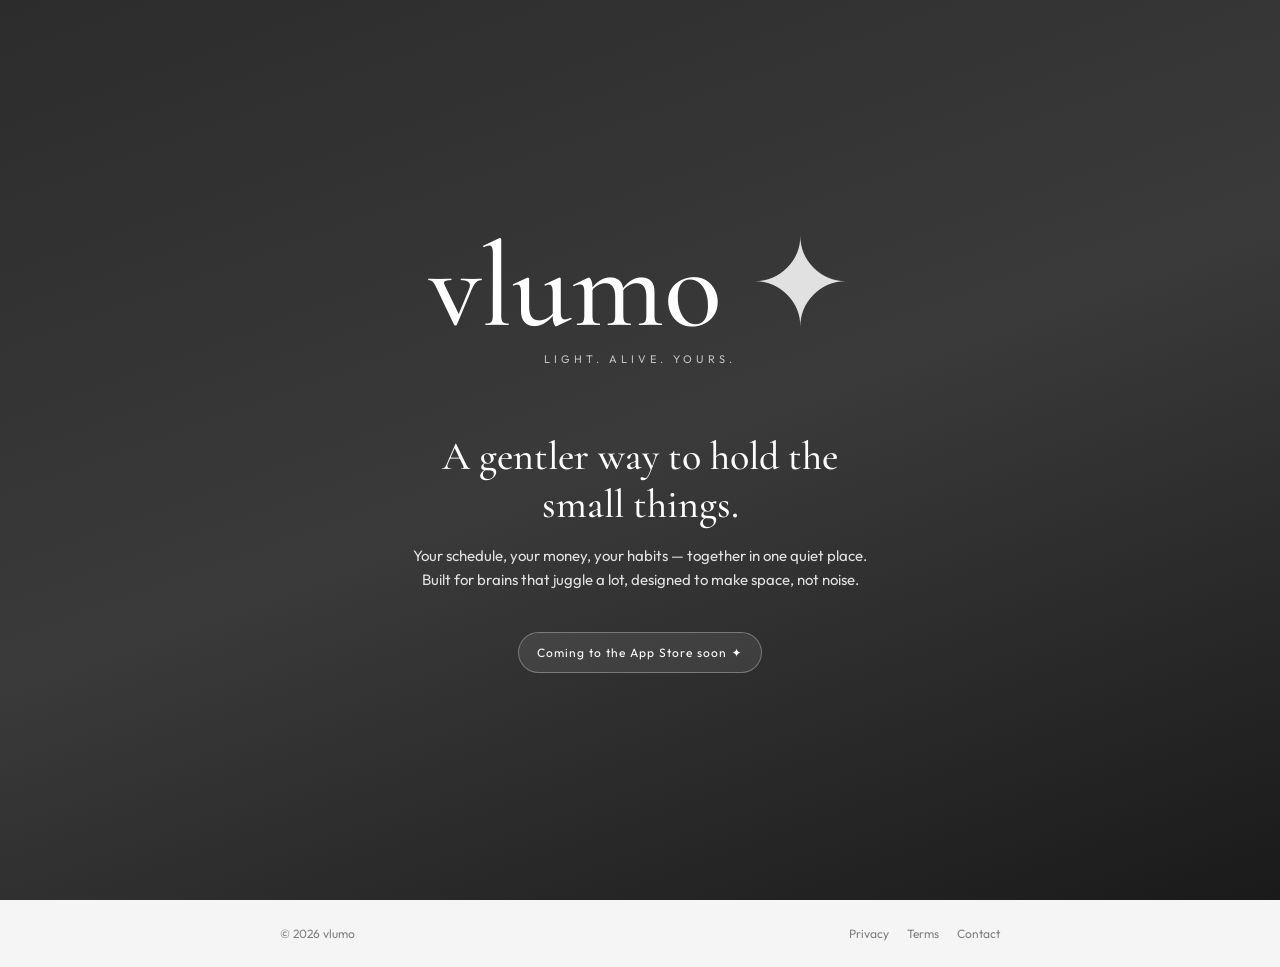
<file: index.html>
<!DOCTYPE html>
<html lang="en">
<head>
  <meta charset="UTF-8" />
  <meta name="viewport" content="width=device-width, initial-scale=1, viewport-fit=cover" />
  <title>vlumo · Light. Alive. Yours.</title>
  <meta name="description" content="A gentler way to hold the small things — schedule, budget, debts, savings, hydration. Built for ADHD brains, made beautiful." />
  <link rel="preconnect" href="https://fonts.googleapis.com" />
  <link rel="preconnect" href="https://fonts.gstatic.com" crossorigin />
  <link href="https://fonts.googleapis.com/css2?family=Cormorant+Garamond:wght@400;500;600;700&family=Outfit:wght@300;400;500;600;700&display=swap" rel="stylesheet" />
  <link rel="stylesheet" href="/styles.css" />
</head>
<body>
  <main class="hero">
    <div class="hero-inner">
      <div class="brand">
        <h1>vlumo <span class="sparkle">✦</span></h1>
        <p class="tagline">light. alive. yours.</p>
      </div>

      <div class="copy">
        <h2>A gentler way to hold the small things.</h2>
        <p>
          Your schedule, your money, your habits — together in one quiet place. Built for brains that
          juggle a lot, designed to make space, not noise.
        </p>
      </div>

      <div class="cta">
        <p class="coming-soon">Coming to the App Store soon ✦</p>
      </div>
    </div>
  </main>

  <footer>
    <div class="footer-inner">
      <div>&copy; 2026 vlumo</div>
      <nav>
        <a href="/privacy.html">Privacy</a>
        <a href="/terms.html">Terms</a>
        <a href="mailto:support@vlumo.io">Contact</a>
      </nav>
    </div>
  </footer>
</body>
</html>
</file>
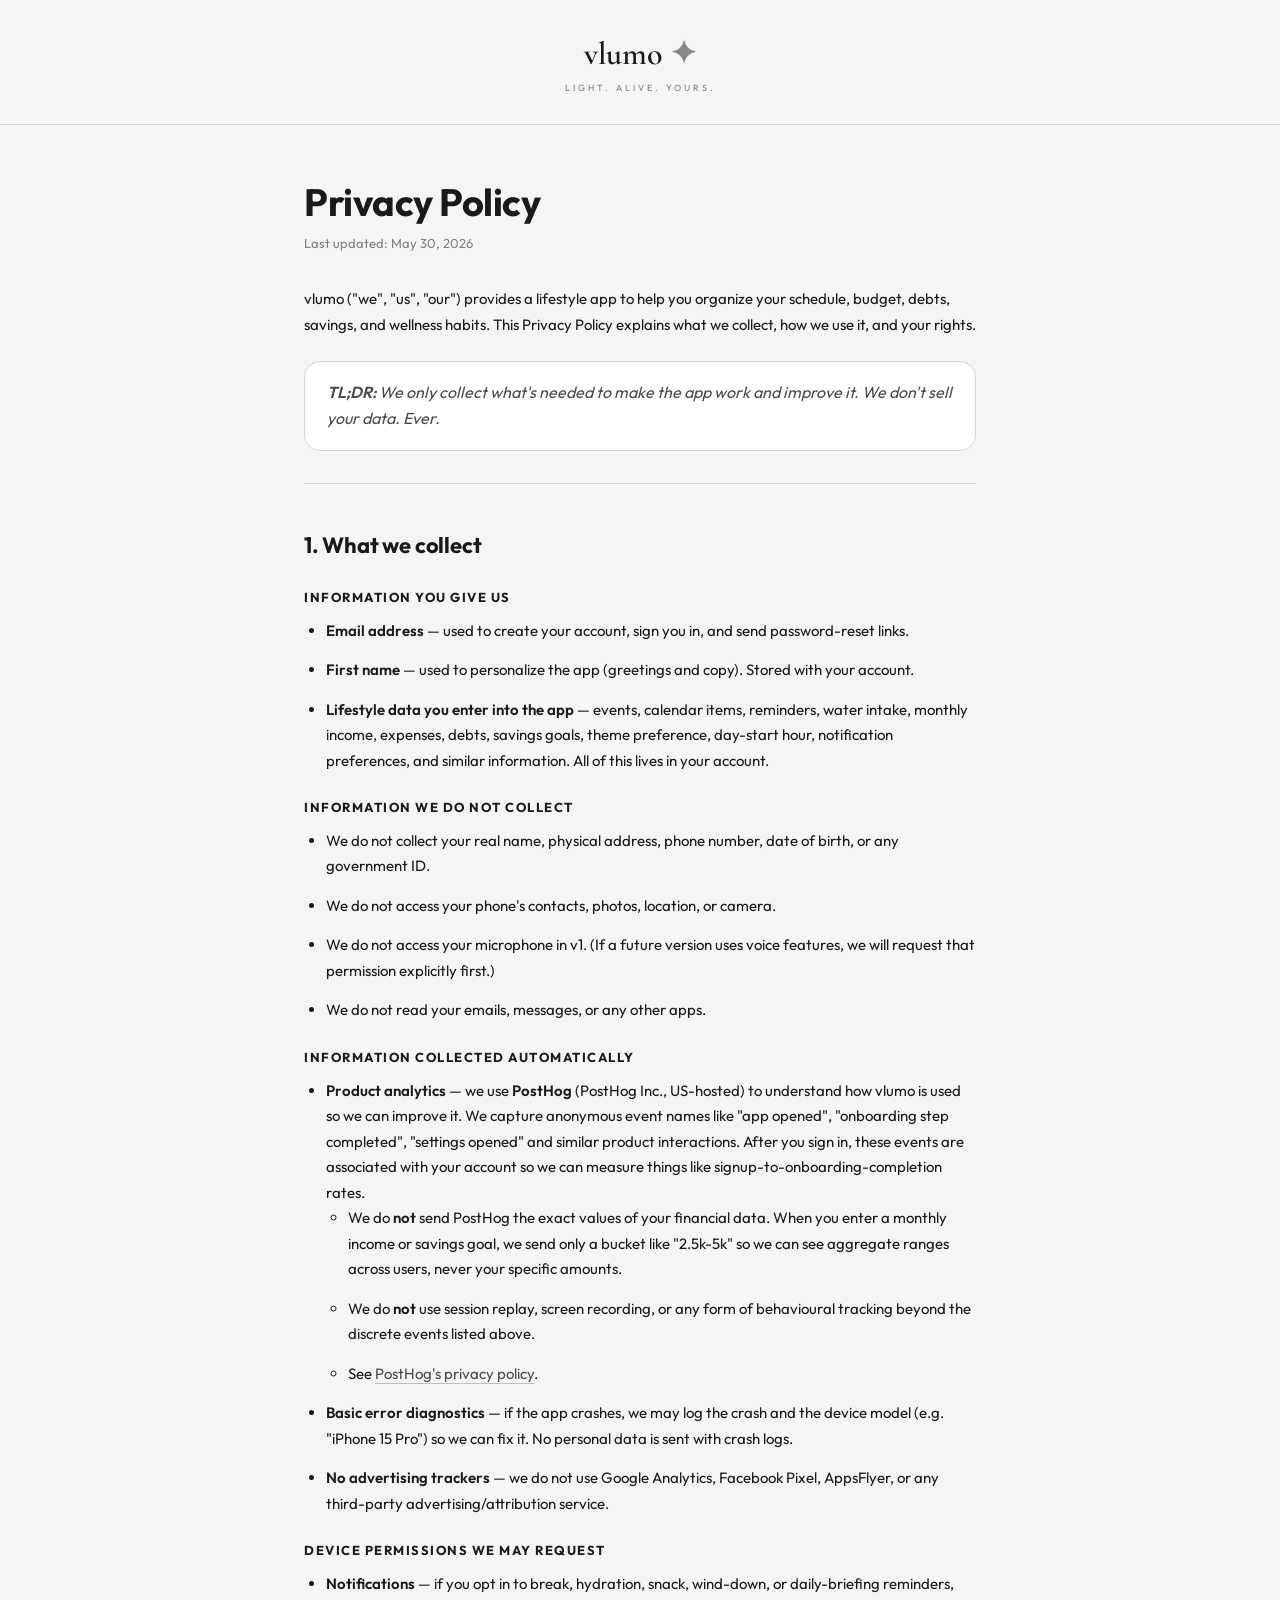
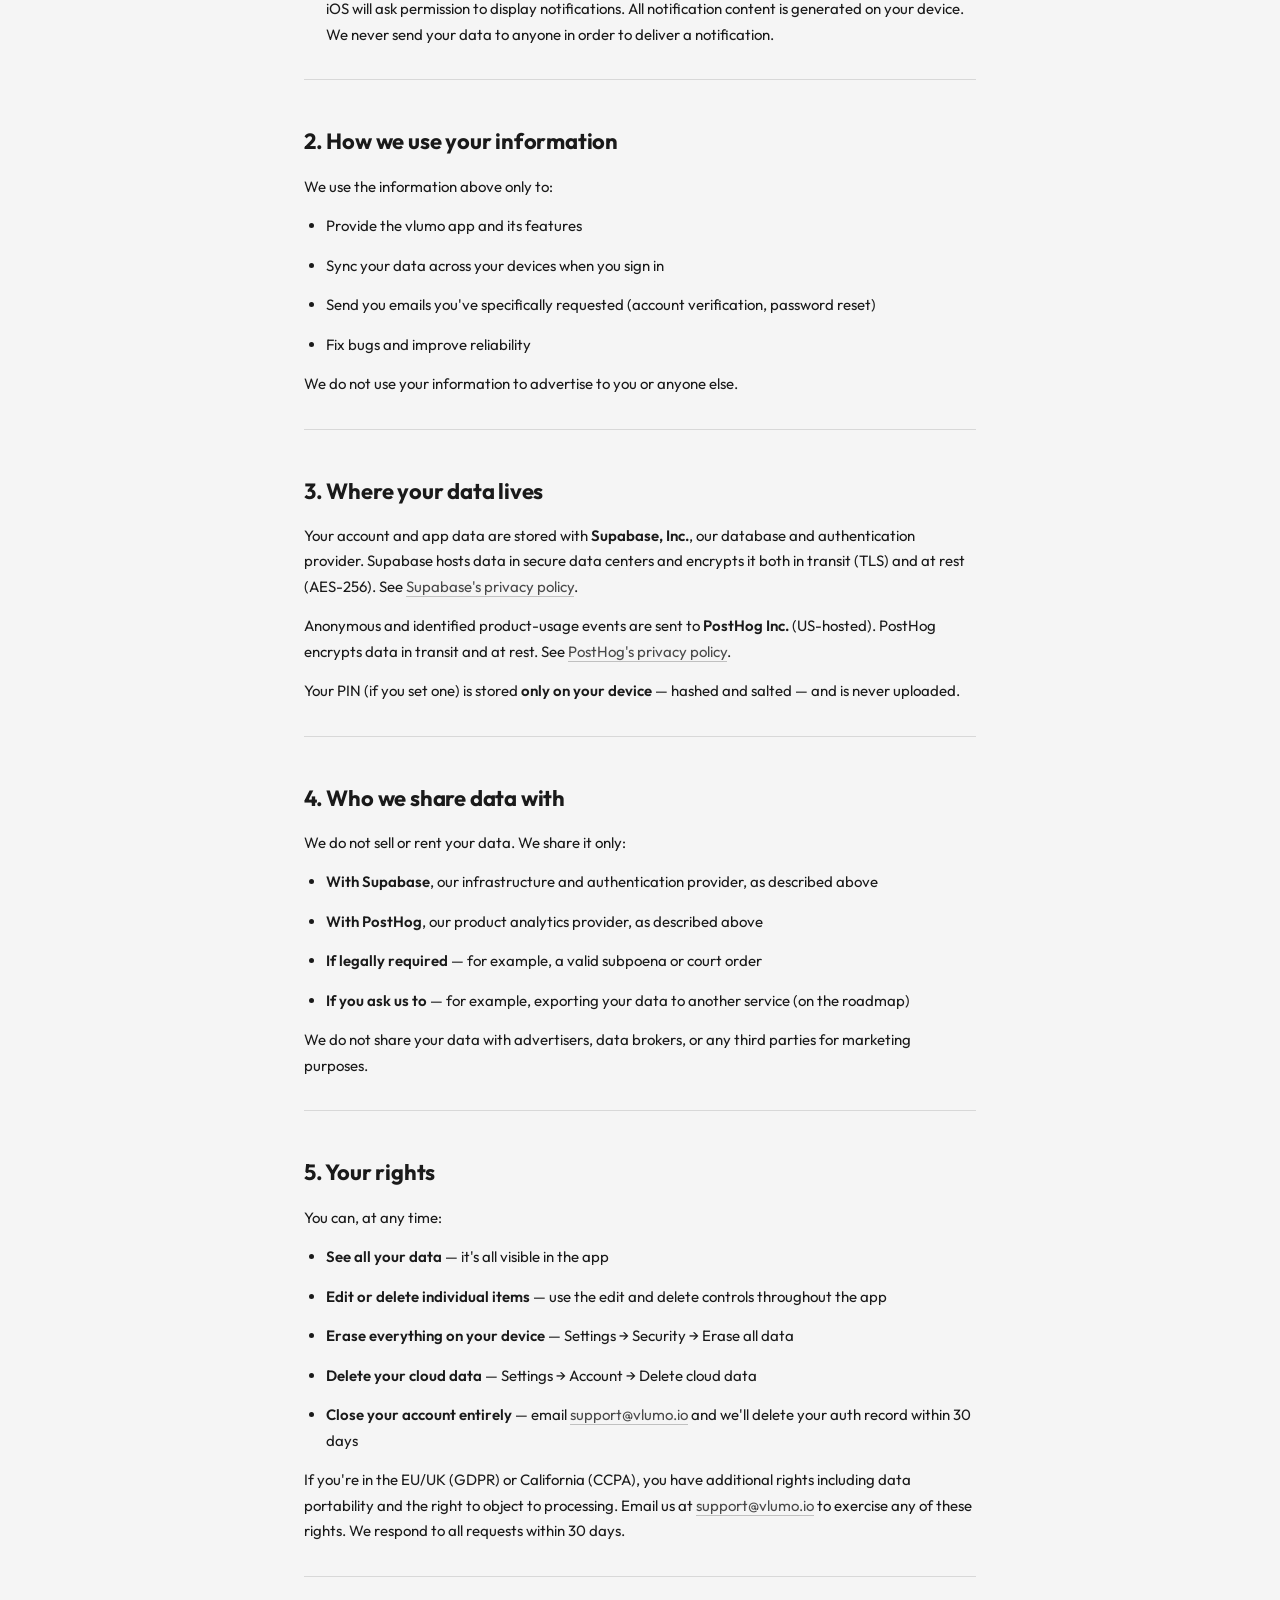
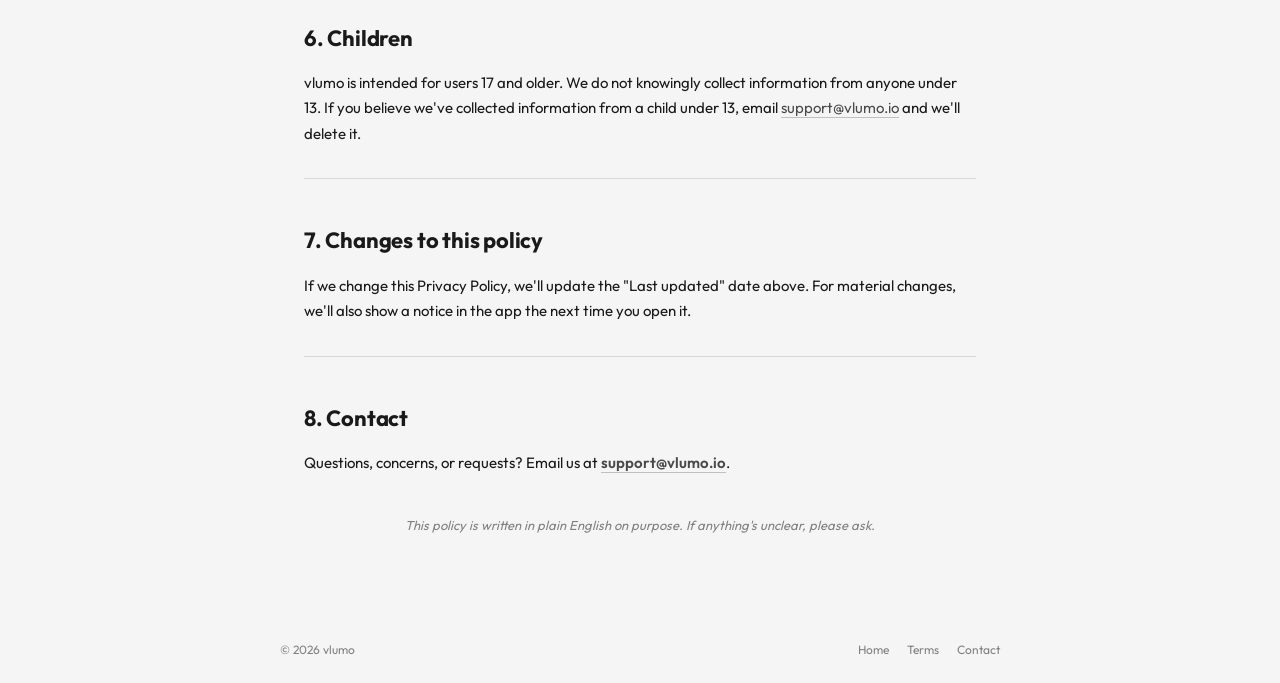
<file: privacy.html>
<!DOCTYPE html>
<html lang="en">
<head>
  <meta charset="UTF-8" />
  <meta name="viewport" content="width=device-width, initial-scale=1, viewport-fit=cover" />
  <title>Privacy Policy · vlumo</title>
  <meta name="description" content="vlumo Privacy Policy. We collect only what we need to make the app work. We never sell your data." />
  <link rel="preconnect" href="https://fonts.googleapis.com" />
  <link rel="preconnect" href="https://fonts.gstatic.com" crossorigin />
  <link href="https://fonts.googleapis.com/css2?family=Cormorant+Garamond:wght@400;500;600;700&family=Outfit:wght@300;400;500;600;700&display=swap" rel="stylesheet" />
  <link rel="stylesheet" href="/styles.css" />
</head>
<body class="legal-page">
  <header class="legal-header">
    <h1><a href="/">vlumo <span style="color:#888;">✦</span></a></h1>
    <p class="tagline">light. alive. yours.</p>
  </header>

  <main class="legal-content">
    <h1>Privacy Policy</h1>
    <p class="updated">Last updated: May 30, 2026</p>

    <p>vlumo ("we", "us", "our") provides a lifestyle app to help you organize your schedule, budget, debts, savings, and wellness habits. This Privacy Policy explains what we collect, how we use it, and your rights.</p>

    <div class="tldr"><strong>TL;DR:</strong> We only collect what's needed to make the app work and improve it. We don't sell your data. Ever.</div>

    <hr />

    <h2>1. What we collect</h2>

    <h3>Information you give us</h3>
    <ul>
      <li><strong>Email address</strong> — used to create your account, sign you in, and send password-reset links.</li>
      <li><strong>First name</strong> — used to personalize the app (greetings and copy). Stored with your account.</li>
      <li><strong>Lifestyle data you enter into the app</strong> — events, calendar items, reminders, water intake, monthly income, expenses, debts, savings goals, theme preference, day-start hour, notification preferences, and similar information. All of this lives in your account.</li>
    </ul>

    <h3>Information we do NOT collect</h3>
    <ul>
      <li>We do not collect your real name, physical address, phone number, date of birth, or any government ID.</li>
      <li>We do not access your phone's contacts, photos, location, or camera.</li>
      <li>We do not access your microphone in v1. (If a future version uses voice features, we will request that permission explicitly first.)</li>
      <li>We do not read your emails, messages, or any other apps.</li>
    </ul>

    <h3>Information collected automatically</h3>
    <ul>
      <li><strong>Product analytics</strong> — we use <strong>PostHog</strong> (PostHog Inc., US-hosted) to understand how vlumo is used so we can improve it. We capture anonymous event names like "app opened", "onboarding step completed", "settings opened" and similar product interactions. After you sign in, these events are associated with your account so we can measure things like signup-to-onboarding-completion rates.
        <ul>
          <li>We do <strong>not</strong> send PostHog the exact values of your financial data. When you enter a monthly income or savings goal, we send only a bucket like "2.5k-5k" so we can see aggregate ranges across users, never your specific amounts.</li>
          <li>We do <strong>not</strong> use session replay, screen recording, or any form of behavioural tracking beyond the discrete events listed above.</li>
          <li>See <a href="https://posthog.com/privacy" target="_blank" rel="noopener">PostHog's privacy policy</a>.</li>
        </ul>
      </li>
      <li><strong>Basic error diagnostics</strong> — if the app crashes, we may log the crash and the device model (e.g. "iPhone 15 Pro") so we can fix it. No personal data is sent with crash logs.</li>
      <li><strong>No advertising trackers</strong> — we do not use Google Analytics, Facebook Pixel, AppsFlyer, or any third-party advertising/attribution service.</li>
    </ul>

    <h3>Device permissions we may request</h3>
    <ul>
      <li><strong>Notifications</strong> — if you opt in to break, hydration, snack, wind-down, or daily-briefing reminders, iOS will ask permission to display notifications. All notification content is generated on your device. We never send your data to anyone in order to deliver a notification.</li>
    </ul>

    <hr />

    <h2>2. How we use your information</h2>
    <p>We use the information above only to:</p>
    <ul>
      <li>Provide the vlumo app and its features</li>
      <li>Sync your data across your devices when you sign in</li>
      <li>Send you emails you've specifically requested (account verification, password reset)</li>
      <li>Fix bugs and improve reliability</li>
    </ul>
    <p>We do not use your information to advertise to you or anyone else.</p>

    <hr />

    <h2>3. Where your data lives</h2>
    <p>Your account and app data are stored with <strong>Supabase, Inc.</strong>, our database and authentication provider. Supabase hosts data in secure data centers and encrypts it both in transit (TLS) and at rest (AES-256). See <a href="https://supabase.com/privacy" target="_blank" rel="noopener">Supabase's privacy policy</a>.</p>
    <p>Anonymous and identified product-usage events are sent to <strong>PostHog Inc.</strong> (US-hosted). PostHog encrypts data in transit and at rest. See <a href="https://posthog.com/privacy" target="_blank" rel="noopener">PostHog's privacy policy</a>.</p>
    <p>Your PIN (if you set one) is stored <strong>only on your device</strong> — hashed and salted — and is never uploaded.</p>

    <hr />

    <h2>4. Who we share data with</h2>
    <p>We do not sell or rent your data. We share it only:</p>
    <ul>
      <li><strong>With Supabase</strong>, our infrastructure and authentication provider, as described above</li>
      <li><strong>With PostHog</strong>, our product analytics provider, as described above</li>
      <li><strong>If legally required</strong> — for example, a valid subpoena or court order</li>
      <li><strong>If you ask us to</strong> — for example, exporting your data to another service (on the roadmap)</li>
    </ul>
    <p>We do not share your data with advertisers, data brokers, or any third parties for marketing purposes.</p>

    <hr />

    <h2>5. Your rights</h2>
    <p>You can, at any time:</p>
    <ul>
      <li><strong>See all your data</strong> — it's all visible in the app</li>
      <li><strong>Edit or delete individual items</strong> — use the edit and delete controls throughout the app</li>
      <li><strong>Erase everything on your device</strong> — Settings → Security → Erase all data</li>
      <li><strong>Delete your cloud data</strong> — Settings → Account → Delete cloud data</li>
      <li><strong>Close your account entirely</strong> — email <a href="mailto:support@vlumo.io">support@vlumo.io</a> and we'll delete your auth record within 30 days</li>
    </ul>
    <p>If you're in the EU/UK (GDPR) or California (CCPA), you have additional rights including data portability and the right to object to processing. Email us at <a href="mailto:support@vlumo.io">support@vlumo.io</a> to exercise any of these rights. We respond to all requests within 30 days.</p>

    <hr />

    <h2>6. Children</h2>
    <p>vlumo is intended for users 17 and older. We do not knowingly collect information from anyone under 13. If you believe we've collected information from a child under 13, email <a href="mailto:support@vlumo.io">support@vlumo.io</a> and we'll delete it.</p>

    <hr />

    <h2>7. Changes to this policy</h2>
    <p>If we change this Privacy Policy, we'll update the "Last updated" date above. For material changes, we'll also show a notice in the app the next time you open it.</p>

    <hr />

    <h2>8. Contact</h2>
    <p>Questions, concerns, or requests? Email us at <a href="mailto:support@vlumo.io"><strong>support@vlumo.io</strong></a>.</p>

    <em class="note">This policy is written in plain English on purpose. If anything's unclear, please ask.</em>
  </main>

  <footer>
    <div class="footer-inner">
      <div>&copy; 2026 vlumo</div>
      <nav>
        <a href="/">Home</a>
        <a href="/terms.html">Terms</a>
        <a href="mailto:support@vlumo.io">Contact</a>
      </nav>
    </div>
  </footer>
</body>
</html>
</file>
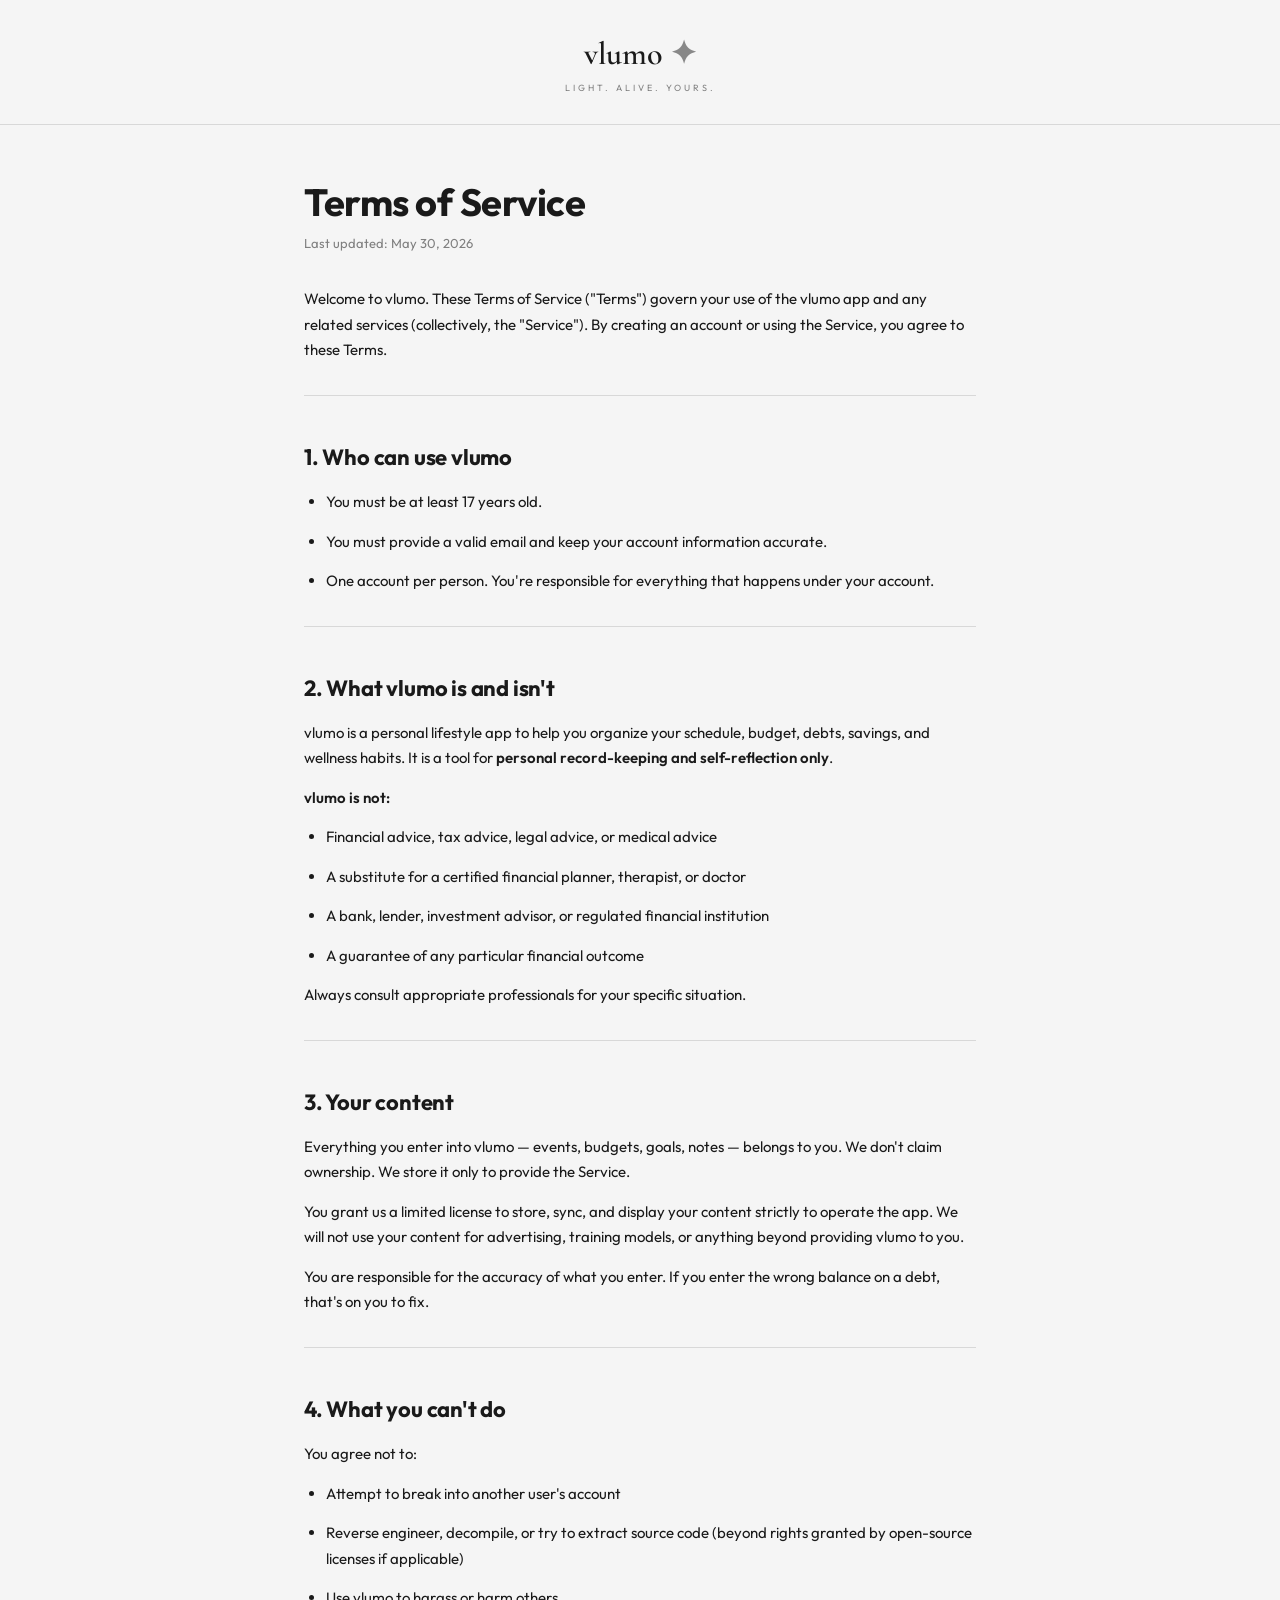
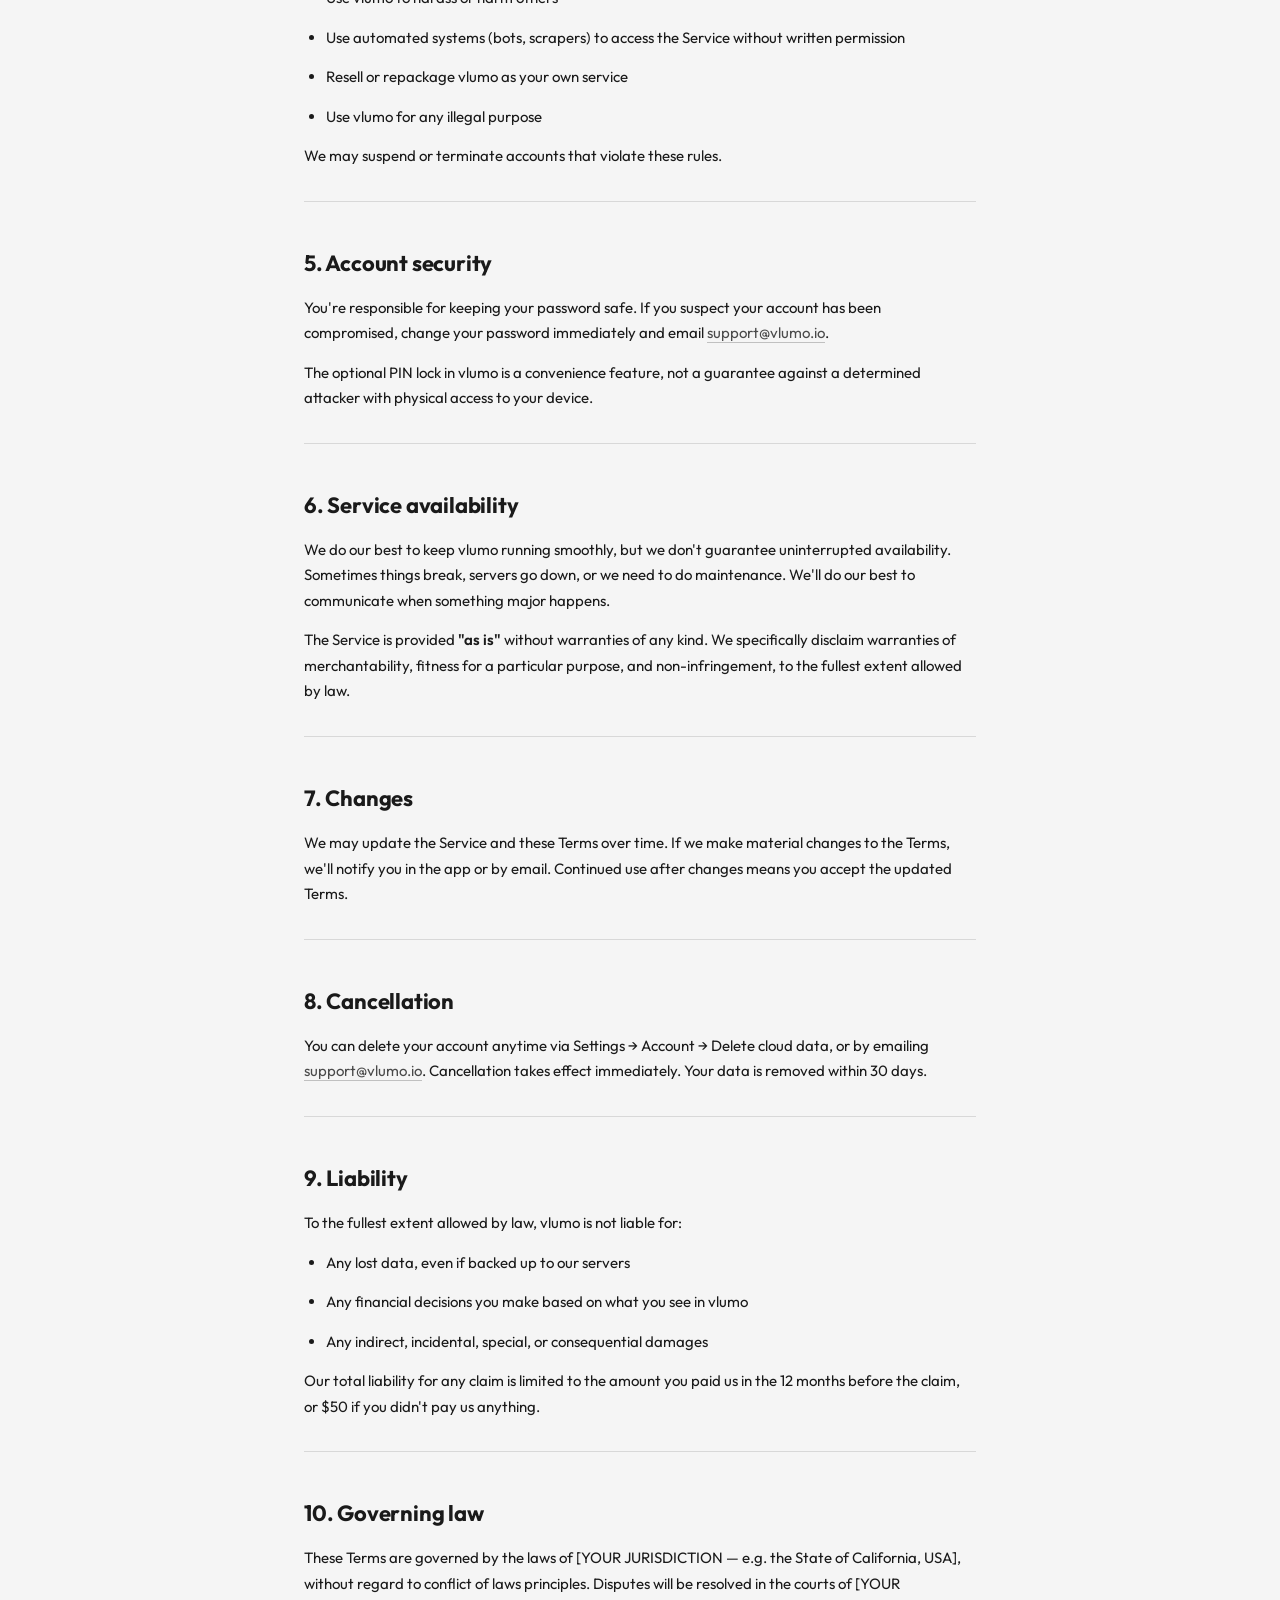
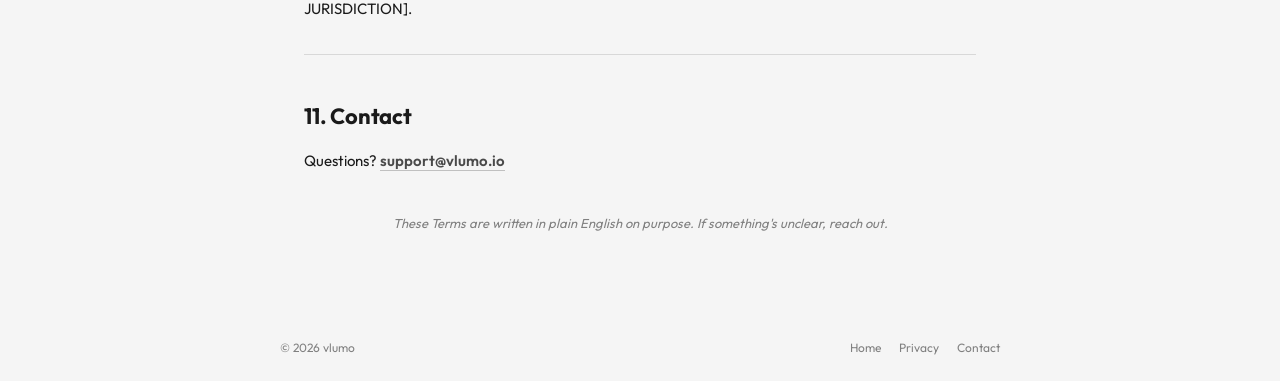
<file: terms.html>
<!DOCTYPE html>
<html lang="en">
<head>
  <meta charset="UTF-8" />
  <meta name="viewport" content="width=device-width, initial-scale=1, viewport-fit=cover" />
  <title>Terms of Service · vlumo</title>
  <meta name="description" content="vlumo Terms of Service. Plain-English rules for using the app." />
  <link rel="preconnect" href="https://fonts.googleapis.com" />
  <link rel="preconnect" href="https://fonts.gstatic.com" crossorigin />
  <link href="https://fonts.googleapis.com/css2?family=Cormorant+Garamond:wght@400;500;600;700&family=Outfit:wght@300;400;500;600;700&display=swap" rel="stylesheet" />
  <link rel="stylesheet" href="/styles.css" />
</head>
<body class="legal-page">
  <header class="legal-header">
    <h1><a href="/">vlumo <span style="color:#888;">✦</span></a></h1>
    <p class="tagline">light. alive. yours.</p>
  </header>

  <main class="legal-content">
    <h1>Terms of Service</h1>
    <p class="updated">Last updated: May 30, 2026</p>

    <p>Welcome to vlumo. These Terms of Service ("Terms") govern your use of the vlumo app and any related services (collectively, the "Service"). By creating an account or using the Service, you agree to these Terms.</p>

    <hr />

    <h2>1. Who can use vlumo</h2>
    <ul>
      <li>You must be at least 17 years old.</li>
      <li>You must provide a valid email and keep your account information accurate.</li>
      <li>One account per person. You're responsible for everything that happens under your account.</li>
    </ul>

    <hr />

    <h2>2. What vlumo is and isn't</h2>
    <p>vlumo is a personal lifestyle app to help you organize your schedule, budget, debts, savings, and wellness habits. It is a tool for <strong>personal record-keeping and self-reflection only</strong>.</p>
    <p><strong>vlumo is not:</strong></p>
    <ul>
      <li>Financial advice, tax advice, legal advice, or medical advice</li>
      <li>A substitute for a certified financial planner, therapist, or doctor</li>
      <li>A bank, lender, investment advisor, or regulated financial institution</li>
      <li>A guarantee of any particular financial outcome</li>
    </ul>
    <p>Always consult appropriate professionals for your specific situation.</p>

    <hr />

    <h2>3. Your content</h2>
    <p>Everything you enter into vlumo — events, budgets, goals, notes — belongs to you. We don't claim ownership. We store it only to provide the Service.</p>
    <p>You grant us a limited license to store, sync, and display your content strictly to operate the app. We will not use your content for advertising, training models, or anything beyond providing vlumo to you.</p>
    <p>You are responsible for the accuracy of what you enter. If you enter the wrong balance on a debt, that's on you to fix.</p>

    <hr />

    <h2>4. What you can't do</h2>
    <p>You agree not to:</p>
    <ul>
      <li>Attempt to break into another user's account</li>
      <li>Reverse engineer, decompile, or try to extract source code (beyond rights granted by open-source licenses if applicable)</li>
      <li>Use vlumo to harass or harm others</li>
      <li>Use automated systems (bots, scrapers) to access the Service without written permission</li>
      <li>Resell or repackage vlumo as your own service</li>
      <li>Use vlumo for any illegal purpose</li>
    </ul>
    <p>We may suspend or terminate accounts that violate these rules.</p>

    <hr />

    <h2>5. Account security</h2>
    <p>You're responsible for keeping your password safe. If you suspect your account has been compromised, change your password immediately and email <a href="mailto:support@vlumo.io">support@vlumo.io</a>.</p>
    <p>The optional PIN lock in vlumo is a convenience feature, not a guarantee against a determined attacker with physical access to your device.</p>

    <hr />

    <h2>6. Service availability</h2>
    <p>We do our best to keep vlumo running smoothly, but we don't guarantee uninterrupted availability. Sometimes things break, servers go down, or we need to do maintenance. We'll do our best to communicate when something major happens.</p>
    <p>The Service is provided <strong>"as is"</strong> without warranties of any kind. We specifically disclaim warranties of merchantability, fitness for a particular purpose, and non-infringement, to the fullest extent allowed by law.</p>

    <hr />

    <h2>7. Changes</h2>
    <p>We may update the Service and these Terms over time. If we make material changes to the Terms, we'll notify you in the app or by email. Continued use after changes means you accept the updated Terms.</p>

    <hr />

    <h2>8. Cancellation</h2>
    <p>You can delete your account anytime via Settings → Account → Delete cloud data, or by emailing <a href="mailto:support@vlumo.io">support@vlumo.io</a>. Cancellation takes effect immediately. Your data is removed within 30 days.</p>

    <hr />

    <h2>9. Liability</h2>
    <p>To the fullest extent allowed by law, vlumo is not liable for:</p>
    <ul>
      <li>Any lost data, even if backed up to our servers</li>
      <li>Any financial decisions you make based on what you see in vlumo</li>
      <li>Any indirect, incidental, special, or consequential damages</li>
    </ul>
    <p>Our total liability for any claim is limited to the amount you paid us in the 12 months before the claim, or $50 if you didn't pay us anything.</p>

    <hr />

    <h2>10. Governing law</h2>
    <p>These Terms are governed by the laws of [YOUR JURISDICTION — e.g. the State of California, USA], without regard to conflict of laws principles. Disputes will be resolved in the courts of [YOUR JURISDICTION].</p>

    <hr />

    <h2>11. Contact</h2>
    <p>Questions? <a href="mailto:support@vlumo.io"><strong>support@vlumo.io</strong></a></p>

    <em class="note">These Terms are written in plain English on purpose. If something's unclear, reach out.</em>
  </main>

  <footer>
    <div class="footer-inner">
      <div>&copy; 2026 vlumo</div>
      <nav>
        <a href="/">Home</a>
        <a href="/privacy.html">Privacy</a>
        <a href="mailto:support@vlumo.io">Contact</a>
      </nav>
    </div>
  </footer>
</body>
</html>
</file>
<file: styles.css>
:root {
  --cream:      #F5F5F5;
  --ink:        #1A1A1A;
  --ink-mid:    #4A4A4A;
  --ink-light:  #808080;
  --terracotta: #2C2C2C;
  --terra-2:    #1A1A1A;
  --rose-dark:  #3A3A3A;
  --sand:       #D8D8D8;
  --sand-deep:  #C0C0C0;
  --gold-light: #EEEEEE;
}

* { box-sizing: border-box; margin: 0; padding: 0; }

html, body {
  background: var(--cream);
  color: var(--ink);
  font-family: "Outfit", system-ui, -apple-system, sans-serif;
  -webkit-font-smoothing: antialiased;
  -moz-osx-font-smoothing: grayscale;
  min-height: 100vh;
  line-height: 1.6;
}

a {
  color: var(--ink-mid);
  text-decoration: none;
  border-bottom: 1px solid var(--sand-deep);
  transition: border-color 0.2s, color 0.2s;
}
a:hover { color: var(--ink); border-color: var(--ink); }

/* ============================================================
   HERO (home page)
   ============================================================ */
.hero {
  min-height: 100vh;
  display: flex;
  align-items: center;
  justify-content: center;
  padding: 80px 24px;
  background: linear-gradient(160deg, var(--terracotta), var(--rose-dark), var(--terra-2));
  color: #fff;
  position: relative;
  overflow: hidden;
}

.hero-inner {
  max-width: 640px;
  text-align: center;
  position: relative;
  z-index: 1;
}

.brand h1 {
  font-family: "Cormorant Garamond", serif;
  font-size: clamp(72px, 12vw, 120px);
  font-weight: 500;
  line-height: 1;
  margin-bottom: 4px;
}
.brand .sparkle { color: rgba(255,255,255,0.85); }
.brand .tagline {
  font-size: 11px;
  letter-spacing: 4px;
  text-transform: uppercase;
  opacity: 0.7;
  margin-bottom: 64px;
}

.copy h2 {
  font-family: "Cormorant Garamond", serif;
  font-size: clamp(28px, 4vw, 40px);
  font-weight: 500;
  line-height: 1.2;
  margin-bottom: 16px;
  max-width: 480px;
  margin-left: auto;
  margin-right: auto;
}
.copy p {
  font-size: 15px;
  opacity: 0.85;
  max-width: 460px;
  margin: 0 auto 40px;
}

.coming-soon {
  display: inline-block;
  padding: 10px 18px;
  border: 1px solid rgba(255,255,255,0.3);
  border-radius: 999px;
  font-size: 12px;
  letter-spacing: 1px;
  background: rgba(255,255,255,0.08);
}

/* ============================================================
   FOOTER
   ============================================================ */
footer {
  background: var(--cream);
  padding: 24px;
  font-size: 12px;
  color: var(--ink-light);
}
.footer-inner {
  max-width: 720px;
  margin: 0 auto;
  display: flex;
  justify-content: space-between;
  align-items: center;
  flex-wrap: wrap;
  gap: 12px;
}
footer nav { display: flex; gap: 18px; }
footer a {
  border: none;
  color: var(--ink-light);
}
footer a:hover { color: var(--ink); }

/* ============================================================
   LEGAL PAGES (privacy, terms)
   ============================================================ */
.legal-page {
  background: var(--cream);
  color: var(--ink);
  min-height: 100vh;
  display: flex;
  flex-direction: column;
}
.legal-header {
  padding: 28px 24px 0;
  text-align: center;
  border-bottom: 1px solid var(--sand);
  padding-bottom: 28px;
}
.legal-header h1 {
  font-family: "Cormorant Garamond", serif;
  font-size: 32px;
  font-weight: 600;
  color: var(--ink);
}
.legal-header h1 a { color: inherit; border: none; }
.legal-header .tagline {
  font-size: 9px;
  letter-spacing: 3px;
  text-transform: uppercase;
  color: var(--ink-light);
  margin-top: 2px;
}

.legal-content {
  max-width: 720px;
  margin: 0 auto;
  padding: 56px 24px 80px;
  flex: 1;
}
.legal-content h1 {
  font-family: "Outfit", system-ui, sans-serif;
  font-weight: 700;
  font-size: 38px;
  color: var(--ink);
  margin-bottom: 8px;
  line-height: 1.15;
  letter-spacing: -0.5px;
}
.legal-content .updated {
  color: var(--ink-light);
  font-size: 13px;
  margin-bottom: 32px;
}
.legal-content h2 {
  font-family: "Outfit", system-ui, sans-serif;
  font-weight: 700;
  font-size: 22px;
  margin-top: 44px;
  margin-bottom: 14px;
  color: var(--ink);
  letter-spacing: -0.2px;
}
.legal-content h3 {
  font-size: 13px;
  font-weight: 700;
  text-transform: uppercase;
  letter-spacing: 1.5px;
  color: var(--ink);
  margin-top: 24px;
  margin-bottom: 10px;
}
.legal-content p,
.legal-content li {
  font-size: 15px;
  color: var(--ink);
  line-height: 1.7;
  margin-bottom: 14px;
}
.legal-content strong { font-weight: 600; }
.legal-content ul, .legal-content ol {
  padding-left: 22px;
  margin-bottom: 14px;
}
.legal-content hr {
  border: none;
  border-top: 1px solid var(--sand);
  margin: 32px 0;
}
.legal-content .tldr {
  background: #fff;
  border-radius: 16px;
  padding: 18px 22px;
  margin: 24px 0;
  border: 1px solid var(--sand);
  font-style: italic;
  color: var(--ink-mid);
}
.legal-content em.note {
  display: block;
  margin-top: 40px;
  font-size: 13px;
  color: var(--ink-light);
  text-align: center;
}
</file>
